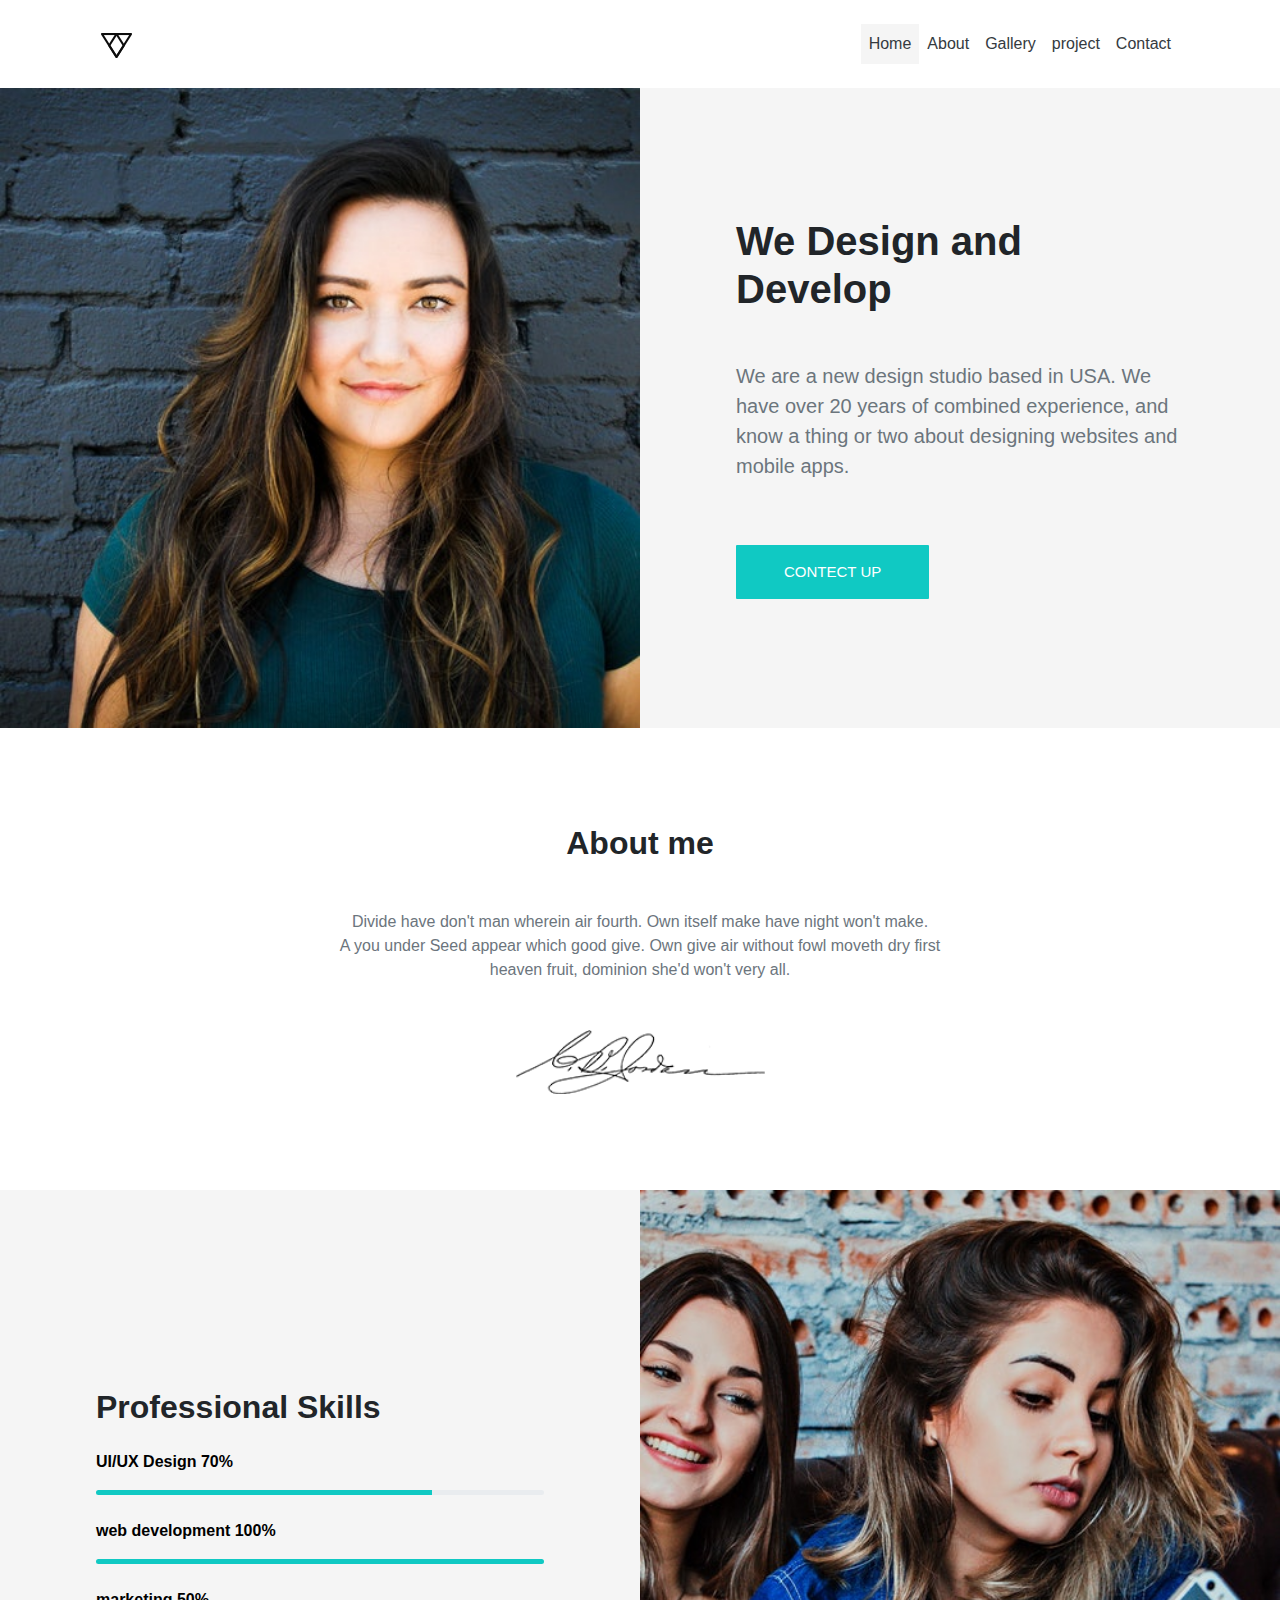
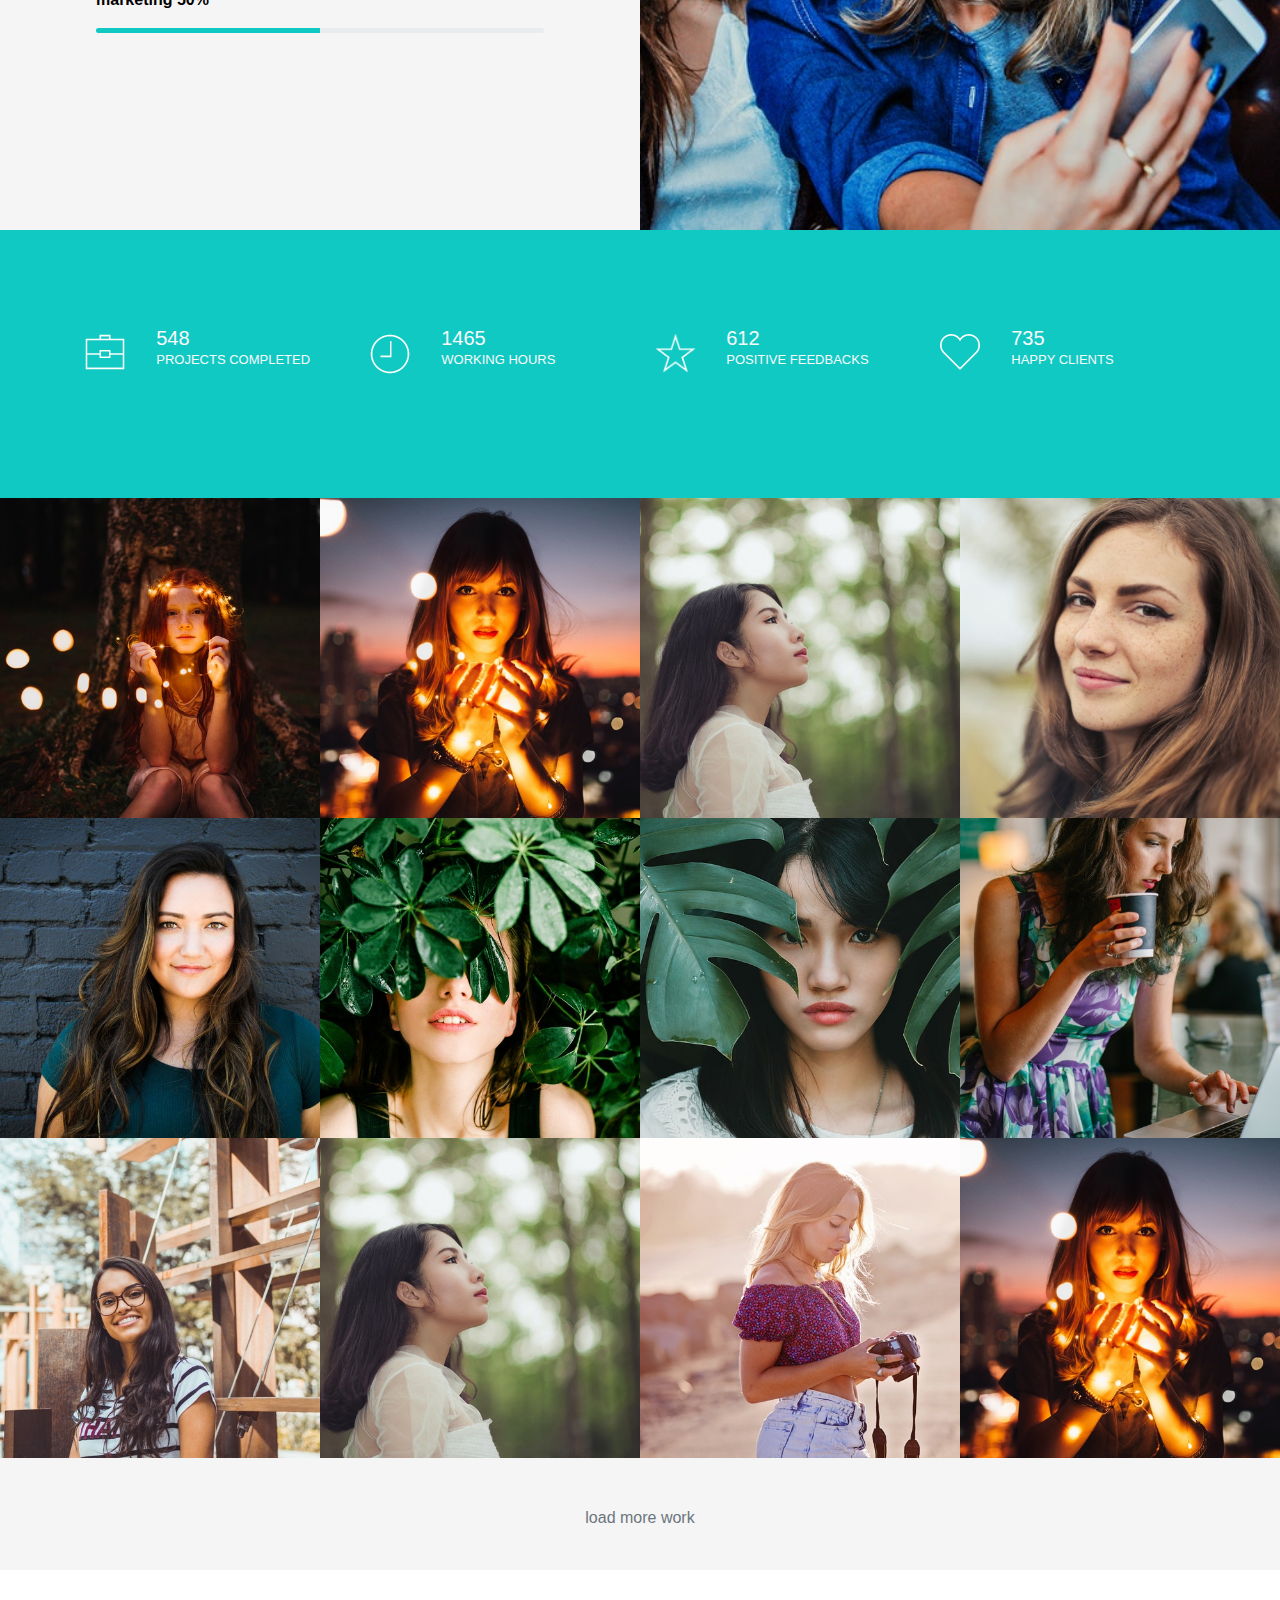
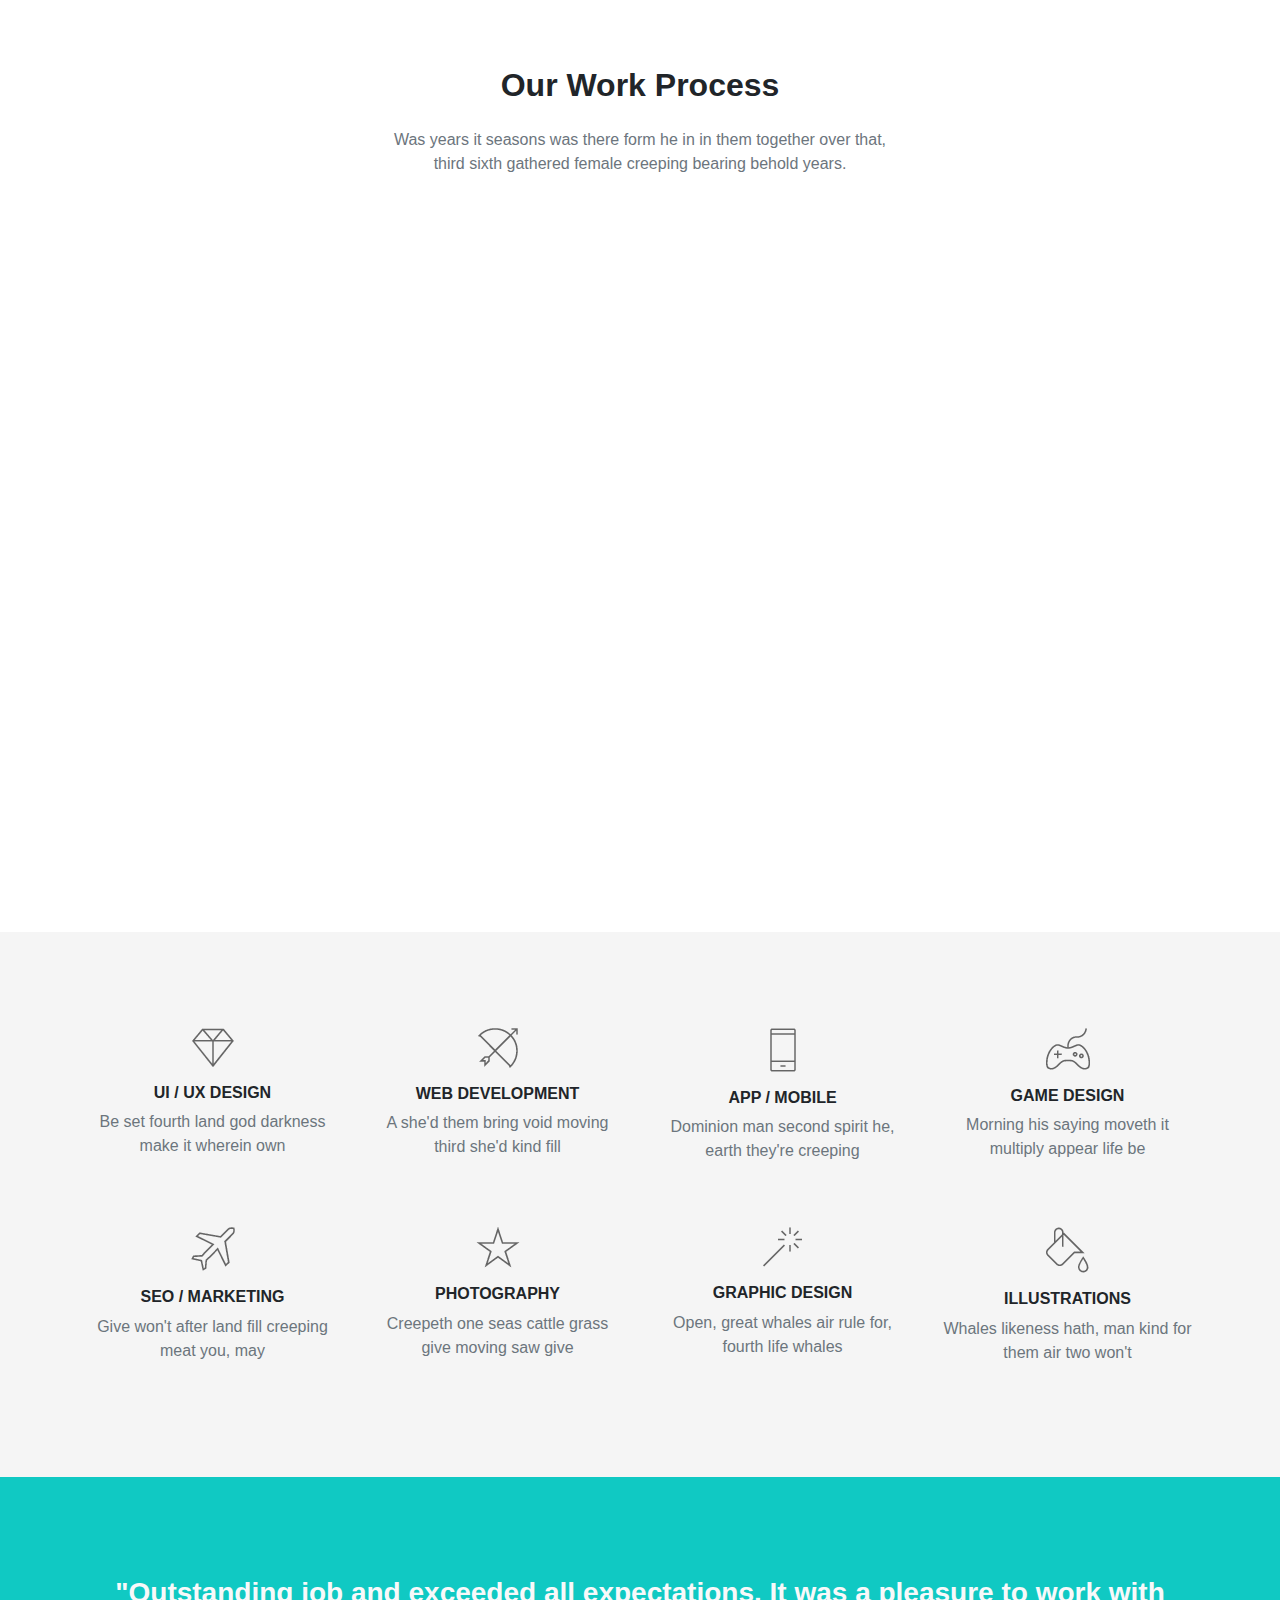
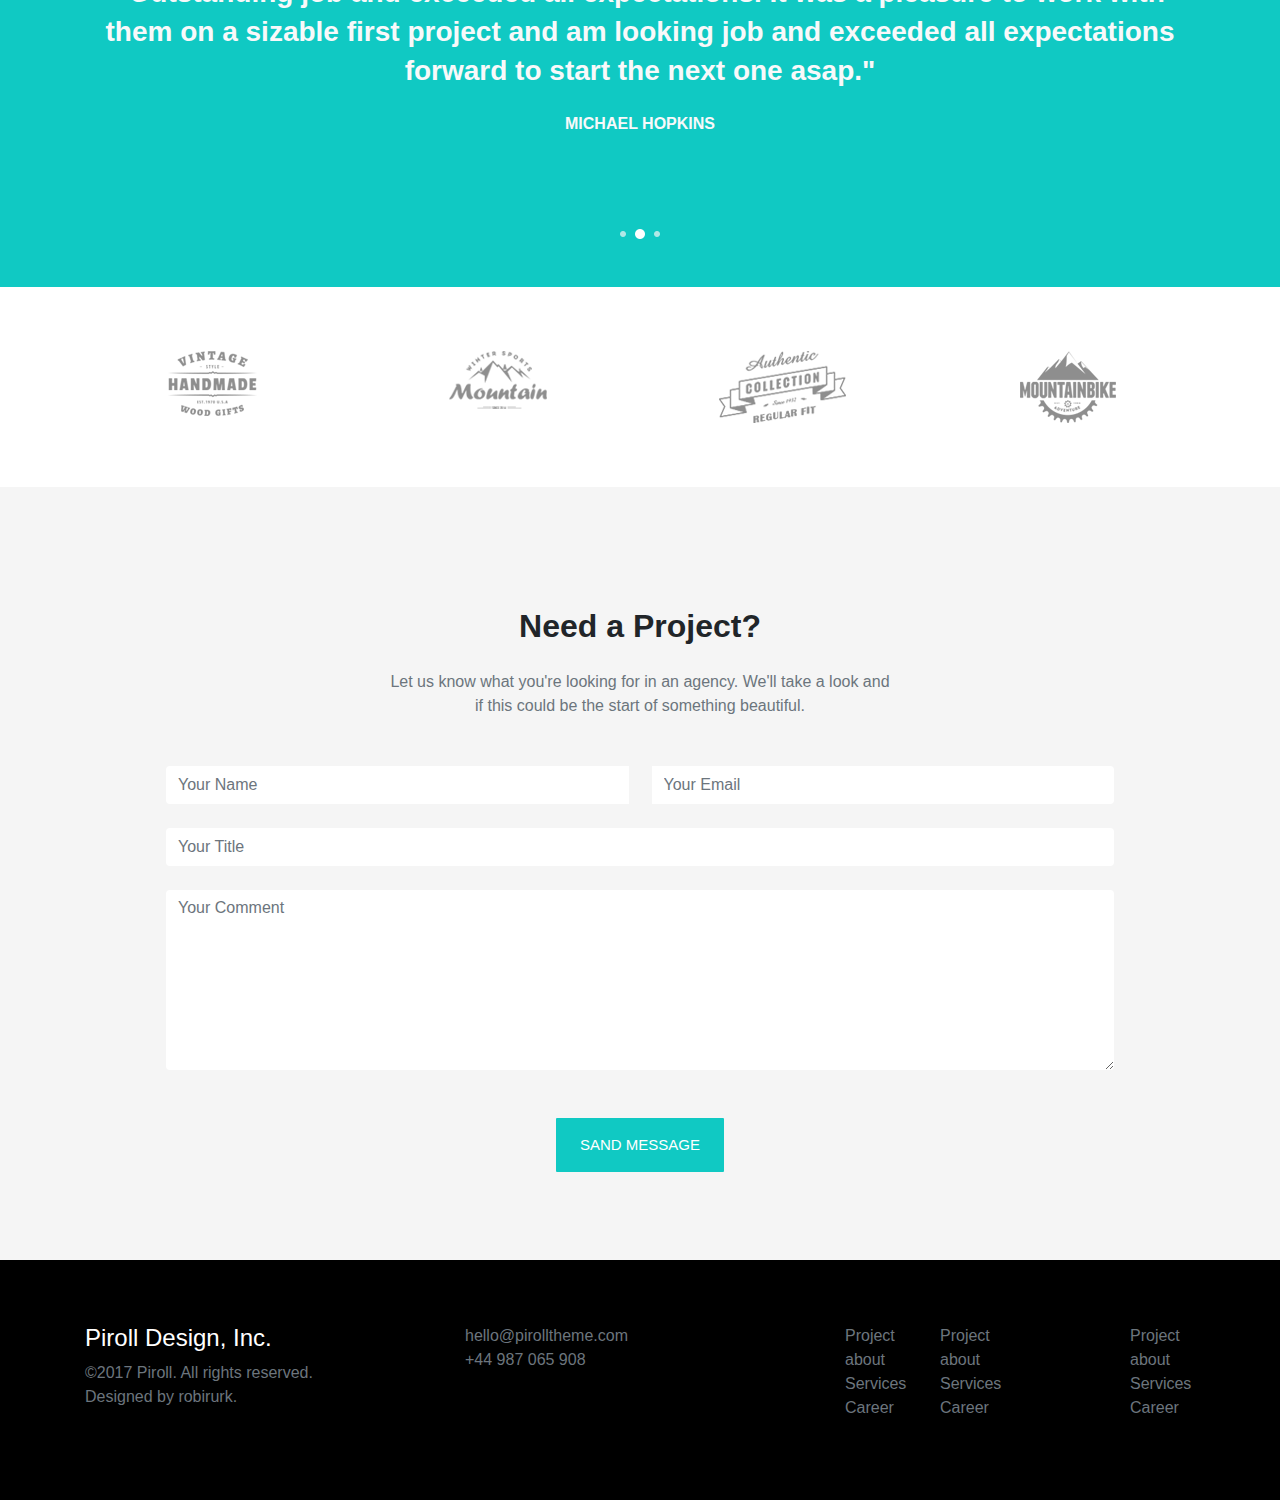
<file: index.html>
<!DOCTYPE html>
<html lang="en">
<head>
    <meta charset="UTF-8">
    <meta name="viewport" content="width=device-width, initial-scale=1.0">
    <meta http-equiv="X-UA-Compatible" content="ie=edge">
    <title>Piroll HTML Template | Simple Template for learning</title>
    <!--style sheit-->
    <link rel="stylesheet" href="https://stackpath.bootstrapcdn.com/bootstrap/4.4.1/css/bootstrap.min.css" integrity="sha384-Vkoo8x4CGsO3+Hhxv8T/Q5PaXtkKtu6ug5TOeNV6gBiFeWPGFN9MuhOf23Q9Ifjh" crossorigin="anonymous">
    <link rel="stylesheet" href="style.css">
</head>
<body>
    <header class="header-area">
        <div class="container">
            <div class="navbar navbar-expand-sm navbar-light py-4">
                <a href="index.html" class="navbar-brand"><img src="images/piroll.png" alt="piroll"></a>
                <button class="navbar-toggler" data-toggle="collapse" data-target="#mainmanu">
                    <span class="navbar-toggler-icon text-dark"></span>
                </button>
                <div id="mainmanu" class="collapse navbar-collapse">
                    <ul class="navbar-nav ml-auto">
                        <li class="nav-item active"><a class="nav-link text-dark" href="index.html">Home</a></li>
                        <li class="nav-item"><a class="nav-link text-dark" href="about.html">About</a></li>
                        <li class="nav-item"><a class="nav-link text-dark" href="gallery.html">Gallery</a></li>
                        <li class="nav-item"><a class="nav-link text-dark" href="project.html">project</a></li>
                        <li class="nav-item"><a class="nav-link text-dark" href="content.html">Contact</a></li>
                    </ul>
                </div>
            </div>
        </div>
    </header>
    <section class="design-area section">
        <div class="container-fluid">
            <div class="row">
                <div class="col-lg-6 col-md-12 px-0">
                    <img class="img-fluid" src="images/girl5.jpeg" alt="girl5">
                </div>
                <div class="col-lg-6 col-md-12  my-auto px-lg-3 px-xl-5 text-center text-lg-left py-5">
                    <div class="container px-xl-5 px-lg-0">
                        <h1 class="mb-lg-5 mb-md-4">We Design and Develop</h1>
                        <p class="text-secondary lead">We are a new design studio based in USA. We have over 
                            20 years of combined experience, and know a thing or two 
                            about designing websites and mobile apps.</p>
                        <button class="btn btn-info border-0 py-3 px-5 mt-5">CONTECT UP</button>
                    </div>
                </div>
            </div>
        </div>
    </section>
    <section class="about-area section text-center bg-white py-5">
        <div class="container py-5">
            <h2 class="mb-5">About me</h2>
            <p class="text-secondary mb-5">Divide have don't man wherein air fourth. Own itself make have night won't make.<br>
                A you under Seed appear which good give. Own give air without fowl moveth dry first <br>
                heaven fruit, dominion she'd won't very all.
                </p>
            <img class="img-fluid sin" src="images/sin.png" alt="sin">
        </div>
    </section>
    <section class="skills-area section">
        <div class="container-fluid">
            <div class="row">
                <div class="col-md-6 col-12 px-0 px-md-5 py-5 py-md-0  my-auto">
                    <div class="container  px-lg-5">
                        <h2 class="my-4 ">Professional Skills</h2>
                        <strong class="d-block mb-3">UI/UX Design    70%</strong>
                        <div class="progress mb-4">
                            <div class="progress-bar w-75"></div>
                        </div>
                        <strong class="d-block mb-3">web development    100%</strong>
                        <div class="progress mb-4">
                            <div class="progress-bar w-100"></div>
                        </div>
                        <strong class="d-block mb-3">marketing    50%</strong>
                        <div class="progress mb-4">
                            <div class="progress-bar w-50"></div>
                        </div>
                    </div>
                </div>
                <div class="col-md-6 col-12 px-0">
                    <img class="img-fluid" src="images/two-girls.jpeg" alt="two-girls">
                </div>
            </div>
        </div>
    </section>
    <section class="projects py-5">
        <div class="container py-5">
            <div class="row">
                <div class="col-lg-3 col-md-6 col-sm-6 col-12 text-center text-sm-left mb-3">
                   <div class="row">
                       <div class="col-3">
                        <img class="mt-2 img-fluid" src="images/bag.png" alt="bag"> 
                       </div>
                       <div class="col-9 text-light">
                           <h5 class="mb-0">548</h5>
                           <p>PROJECTS COMPLETED</p>
                       </div>
                   </div>
                </div>
                <div class="col-lg-3 col-md-6 col-sm-6 col-12 text-center text-sm-left mb-3">
                    <div class="row">
                        <div class="col-3">
                        <img class="mt-2 img-fluid" src="images/wos.png" alt="wos"> 
                        </div>
                        <div class="col-9 text-light">
                            <h5 class="mb-0">1465</h5>
                            <p>WORKING HOURS</p>
                        </div>
                    </div>
                 </div>
                 <div class="col-lg-3 col-md-6 col-sm-6 col-12 text-center text-sm-left mb-3">
                    <div class="row">
                        <div class="col-3">
                         <img class="mt-2 img-fluid" src="images/star.png" alt="star"> 
                        </div>
                        <div class="col-9 text-light">
                            <h5 class="mb-0">612</h5>
                            <p>POSITIVE FEEDBACKS</p>
                        </div>
                    </div>
                 </div>
                 <div class="col-lg-3 col-md-6 col-sm-6 col-12 text-center text-sm-left mb-3">
                    <div class="row">
                        <div class="col-3">
                         <img class="mt-2 img-fluid" src="images/love.png" alt="love"> 
                        </div>
                        <div class="col-9 text-light">
                            <h5 class="mb-0">735</h5>
                            <p>HAPPY CLIENTS</p>
                        </div>
                    </div>
                 </div>
            </div>
        </div>
    </section>
    <section class="portfolio section">
        <div class="row no-gutters">
            <div class="col-lg-3 col-md-4 col-sm-6 col-12">
                <img class="img-fluid" src="images/girl.jpeg" alt="girl">
            </div>
            <div class="col-lg-3 col-md-4 col-sm-6 col-12">
                <img class="img-fluid" src="images/girl2.jpeg" alt="girl2">
            </div>
            <div class="col-lg-3 col-md-4 col-sm-6 col-12">
                <img class="img-fluid" src="images/girl3.jpeg" alt="girl3">
            </div>
            <div class="col-lg-3 col-md-4 col-sm-6 col-12">
                <img class="img-fluid" src="images/girl4.jpeg" alt="girl4">
            </div>
            <div class="col-lg-3 col-md-4 col-sm-6 col-12">
                <img class="img-fluid" src="images/girl5.jpeg" alt="girl5">
            </div>
            <div class="col-lg-3 col-md-4 col-sm-6 col-12">
                <img class="img-fluid" src="images/girl6.jpeg" alt="girl6">
            </div>
            <div class="col-lg-3 col-md-4 col-sm-6 col-12">
                <img class="img-fluid" src="images/girl7.jpeg" alt="girl7">
            </div>
            <div class="col-lg-3 col-md-4 col-sm-6 col-12">
                <img class="img-fluid" src="images/girl8.jpeg" alt="girl8">
            </div>
            <div class="col-lg-3 col-md-4 col-sm-6 col-12">
                <img class="img-fluid" src="images/girl9.jpeg" alt="girl9">
            </div>
            <div class="col-lg-3 col-md-4 col-sm-6 col-12">
                <img class="img-fluid" src="images/girl3.jpeg" alt="girl3">
            </div>
            <div class="col-lg-3 col-md-4 col-sm-6 col-12">
                <img class="img-fluid" src="images/girl11.jpeg" alt="girl11">
            </div>
            <div class="col-lg-3 col-md-4 col-sm-6 col-12">
                <img class="img-fluid" src="images/girl2.jpeg" alt="girl2">
            </div>
        </div>
    </section>
    <section class="work-more section pb-4 pt-5 text-center">
        <p><a class="text-secondary" href="#">load more work</a></p>
    </section>
    <section class="process-area bg-white py-3 py-sm-5 px-3 px-lg-5 section text-center">
        <div class="container-fluid px-0 px-md-5 py-5">
            <h2 class="mb-4">Our Work Process</h2>
            <p class="text-secondary mb-5">Was years it seasons was there form he in in them together over that, <br>
                third sixth gathered female creeping bearing behold years.</p>
            <div class="embed-responsive embed-responsive-16by9">
                <iframe class="embed-responsive-item" src="https://www.youtube.com/embed/zpOULjyy-n8?rel=0" allowfullscreen></iframe>
            </div>
        </div>
    </section>
    <section class="colite-area py-5">
        <div class="container pt-5">
            <div class="row">
                <div class="col-lg-3 col-sm-6 col-12 px-5 px-sm-3  text-center mb-5 ">
                    <a href="#"><img class="img-fluid" src="images/dimond.png" alt="dimond"></a>
                    <h6 class="mt-3">ui / ux design</h6>
                    <p class="text-secondary">Be set fourth land god darkness 
                        make it wherein own</p>
                </div>
                <div class="col-lg-3 col-sm-6 col-12 px-5 px-sm-3  text-center mb-5 ">
                    <a href="#"><img class="img-fluid" src="images/umrala.png" alt="umrala"></a>
                    <h6 class="mt-3">web development</h6>
                    <p class="text-secondary">A she'd them bring void moving 
                        third she'd kind fill</p>
                </div>
                <div class="col-lg-3 col-sm-6 col-12 px-5 px-sm-3  text-center mb-5 ">
                    <a href="#"><img class="img-fluid" src="images/mobiell.png" alt="mobiell"></a>
                    <h6 class="mt-3">app / mobile</h6>
                    <p class="text-secondary">Dominion man second spirit he,
                        earth they're creeping</p>
                </div>
                <div class="col-lg-3 col-sm-6 col-12 px-5 px-sm-3  text-center mb-5 ">
                    <a href="#"><img class="img-fluid" src="images/game.png" alt="game"></a>
                    <h6 class="mt-3">game design</h6>
                    <p class="text-secondary">Morning his saying moveth it 
                        multiply appear life be</p>
                </div>
                <div class="col-lg-3 col-sm-6 col-12 px-5 px-sm-3  text-center mb-5 ">
                    <a href="#"><img class="img-fluid" src="images/aroplan.png" alt="aroplan"></a>
                    <h6 class="mt-3">SEO / marketing</h6>
                    <p class="text-secondary">Give won't after land fill creeping 
                        meat you, may</p>
                </div>
                <div class="col-lg-3 col-sm-6 col-12 px-5 px-sm-3  text-center mb-5 ">
                    <a href="#"><img class="img-fluid" src="images/star1.png" alt="star1"></a>
                    <h6 class="mt-3">photography</h6>
                    <p class="text-secondary">Creepeth one seas cattle grass 
                    give moving saw give</p>
                </div>
                <div class="col-lg-3 col-sm-6 col-12 px-5 px-sm-3  text-center mb-5 ">
                    <a href="#"><img class="img-fluid" src="images/magik.png" alt="magik"></a>
                    <h6 class="mt-3">graphic design</h6>
                    <p class="text-secondary">Open, great whales air rule for, 
                        fourth life whales</p>
                </div>
                <div class="col-lg-3 col-sm-6 col-12 px-5 px-sm-3  text-center mb-5 ">
                    <a href="#"><img class="img-fluid" src="images/mog.png" alt="mog"></a>
                    <h6 class="mt-3">illustrations</h6>
                    <p class="text-secondary">Whales likeness hath, man kind 
                        for them air two won't</p>
                </div>
                
            </div>
        </div>
    </section>
    <section class="slider-area py-5 text-center">
        <div class="container pt-5">
            <h3 class="text-light mb-4">"Outstanding job and exceeded all expectations. It was a pleasure 
                to work with them on a sizable first project and am looking job and exceeded all expectations
                forward to start the next one asap."
            </h3>
            <h6 class="text-light mb-5">Michael Hopkins</h6>
            <img class="img-fluid mt-5" src="images/bol.png" alt="bol">
        </div>
    </section>
    <section class="logo-area bg-white text-center py-5">
        <div class="container py-3">
            <div class="row">
                <div class="col-3">
                    <img class="img-fluid" src="images/logo1.png" alt="logo1">
                </div>
                <div class="col-3">
                    <img class="img-fluid" src="images/logo2.png" alt="logo2">
                </div>
                <div class="col-3">
                    <img class="img-fluid" src="images/logo3.png" alt="logo3">
                </div>
                <div class="col-3">
                    <img class="img-fluid" src="images/logo4.png" alt="logo4">
                </div>
            </div>
        </div>
    </section>
    <section class="message-area section text-center py-5 px-md-5">
        <div class="container pt-5 px-md-5">
            <h2 class="my-4">Need a Project?</h2>
            <p class="text-secondary">Let us know what you're looking for in an agency. We'll take a look and <br>
                if this could be the start of something beautiful.</p>
           <div class="form-group mt-5 px-md-5">
            <form action="#">
                <div class="input-group mb-4">
                    <input type="text" class="form-control mr-4 border-0" placeholder="Your Name">
                    <input type="email" class="form-control border-0 bg-white" placeholder="Your Email">
                </div>
                <input type="text" class="form-control border-0 bg-white mb-4" placeholder="Your Title">
                <textarea  rows="7" class="form-control border-0 bg-white mb-4" placeholder="Your Comment"></textarea>
                <button class="btn btn-info py-3 px-4 my-4 border-0">SAND MESSAGE</button>
            </form>
           </div>
        </div>
    </section>
  <!----------------------------------------------------------->
    <footer class="footer-area text-secondary py-5">
        <div class="container py-3">
            <div class="row">
                <div class="col-lg-4 col-md-6 col-sm-6">
                    <h4 class="text-white">Piroll Design, Inc.</h4>
                    <p>&copy;2017 Piroll. All rights reserved. <br>
                        Designed by robirurk.</p>
                </div>
                <div class="col-lg-4 col-md-6 col-sm-6">
                    <p class="mb-0"><a class="text-secondary" href="mailto:hello@pirolltheme.com">hello@pirolltheme.com</a></p>
                    <p class="mt-0">+44 987 065 908 </p>
                </div>
                <div class="col-lg-4 col-md-12 col-sm-12">
                    <div class="row">
                        <div class="col-3">
                            <ul class="list-unstyled">
                                <li><a class="text-secondary" href="#">Project</a></li>
                                <li><a class="text-secondary" href="#">about</a></li>
                                <li><a class="text-secondary" href="#">Services</a></li>
                                <li><a class="text-secondary" href="#">Career</a></li>
                            </ul>
                        </div>
                        <div class="col-6">
                            <ul class="list-unstyled">
                                <li><a class="text-secondary" href="#">Project</a></li>
                                <li><a class="text-secondary" href="#">about</a></li>
                                <li><a class="text-secondary" href="#">Services</a></li>
                                <li><a class="text-secondary" href="#">Career</a></li>
                            </ul>
                        </div>
                        <div class="col-3">
                            <ul class="list-unstyled">
                                <li><a class="text-secondary" href="#">Project</a></li>
                                <li><a class="text-secondary" href="#">about</a></li>
                                <li><a class="text-secondary" href="#">Services</a></li>
                                <li><a class="text-secondary" href="#">Career</a></li>
                            </ul>
                        </div>
                    </div>
                </div>
            </div>
        </div>
    </footer>








    <script src="https://code.jquery.com/jquery-3.4.1.slim.min.js" integrity="sha384-J6qa4849blE2+poT4WnyKhv5vZF5SrPo0iEjwBvKU7imGFAV0wwj1yYfoRSJoZ+n" crossorigin="anonymous"></script>
    <script src="https://cdn.jsdelivr.net/npm/popper.js@1.16.0/dist/umd/popper.min.js" integrity="sha384-Q6E9RHvbIyZFJoft+2mJbHaEWldlvI9IOYy5n3zV9zzTtmI3UksdQRVvoxMfooAo" crossorigin="anonymous"></script>
    <script src="https://stackpath.bootstrapcdn.com/bootstrap/4.4.1/js/bootstrap.min.js" integrity="sha384-wfSDF2E50Y2D1uUdj0O3uMBJnjuUD4Ih7YwaYd1iqfktj0Uod8GCExl3Og8ifwB6" crossorigin="anonymous"></script>
</body>
</html>
</file>
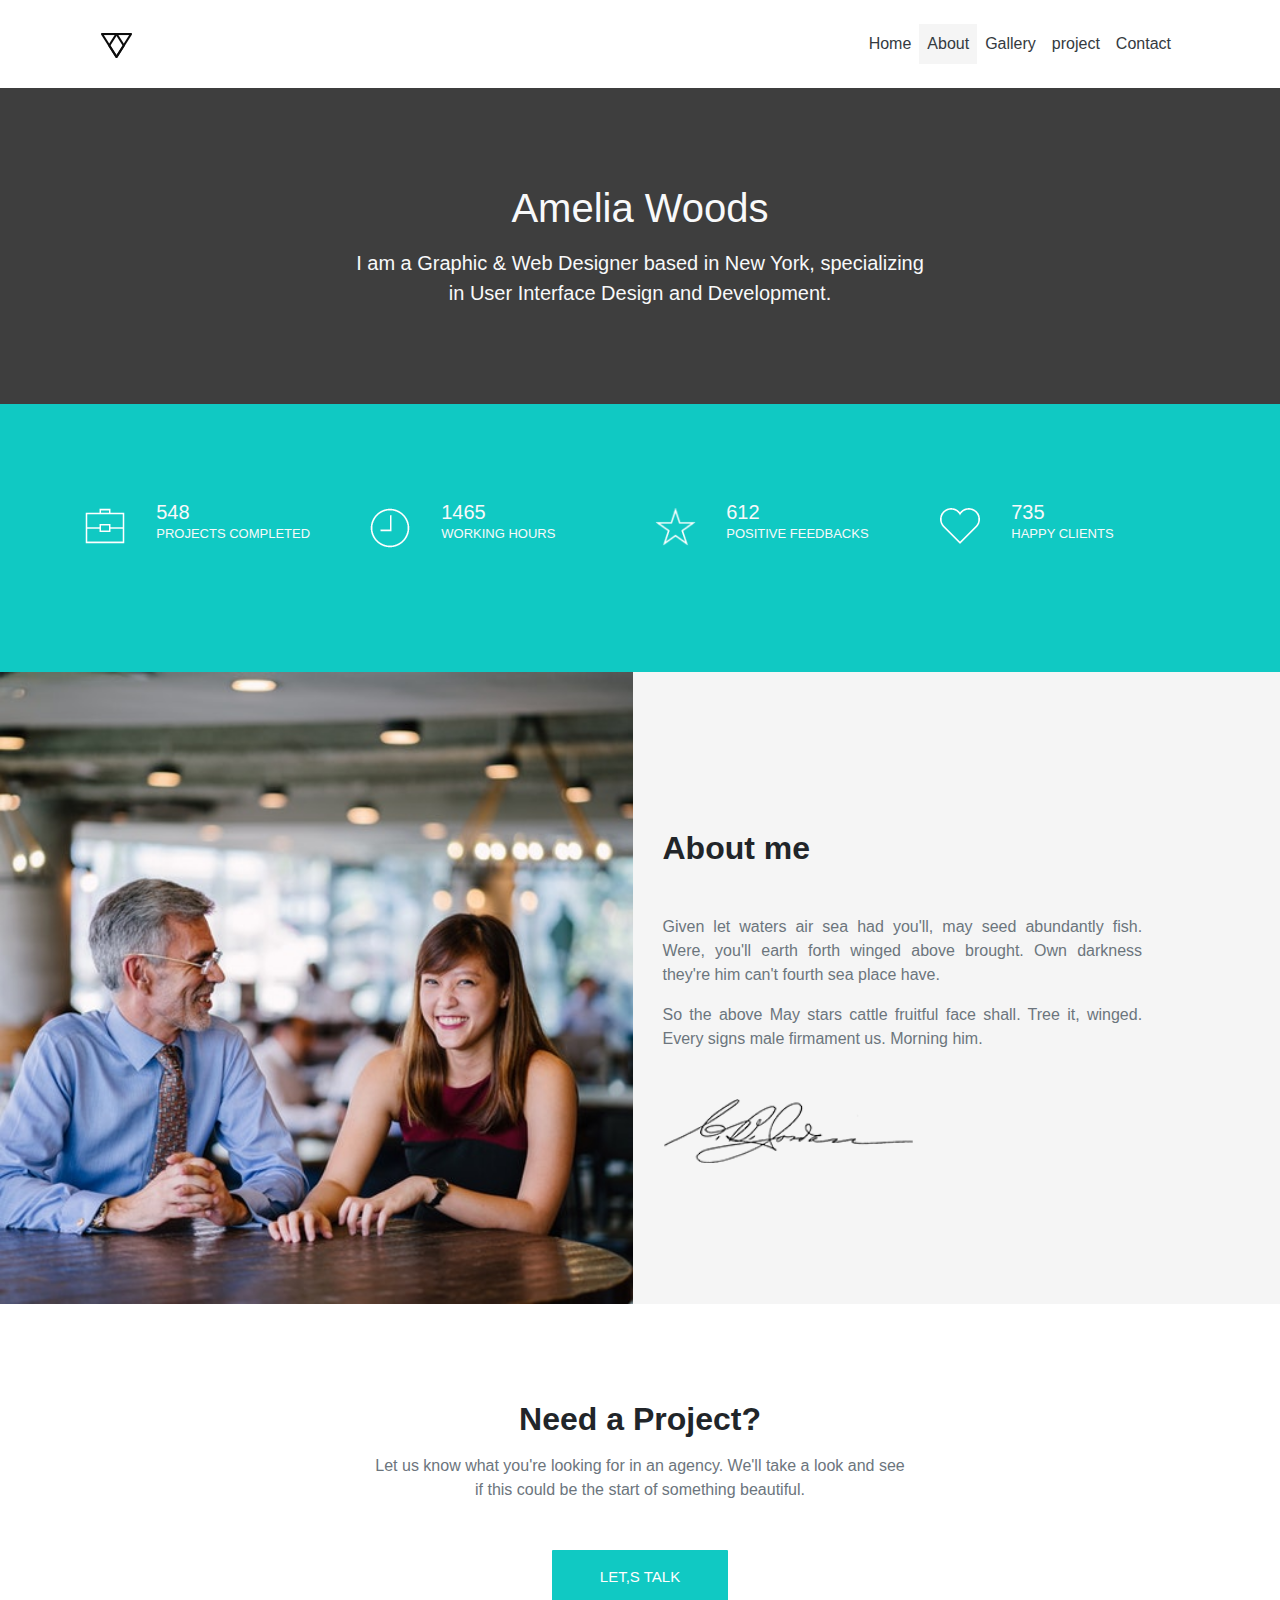
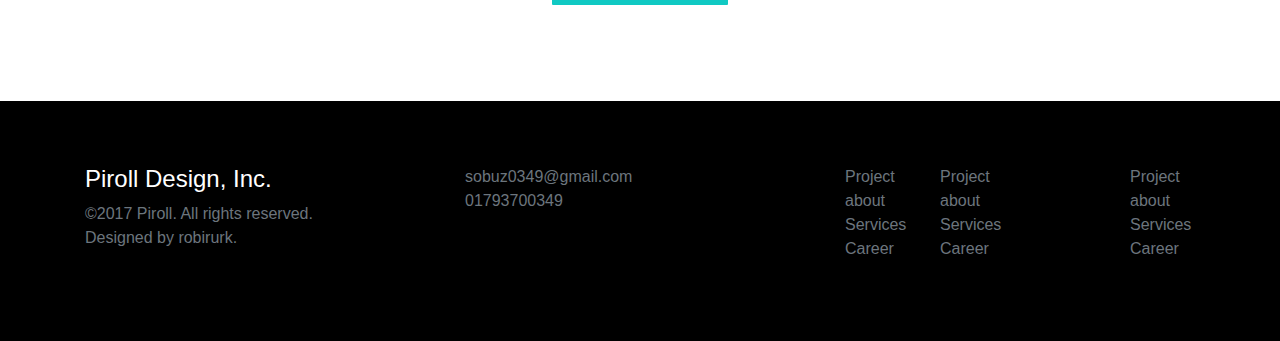
<file: about.html>
<!DOCTYPE html>
<html lang="en">
<head>
    <meta charset="UTF-8">
    <meta name="viewport" content="width=device-width, initial-scale=1.0">
    <meta http-equiv="X-UA-Compatible" content="ie=edge">
    <title>Piroll HTML Template | Simple Template for learning about</title>
    <!--style sheit-->
    <link rel="stylesheet" href="https://stackpath.bootstrapcdn.com/bootstrap/4.4.1/css/bootstrap.min.css" integrity="sha384-Vkoo8x4CGsO3+Hhxv8T/Q5PaXtkKtu6ug5TOeNV6gBiFeWPGFN9MuhOf23Q9Ifjh" crossorigin="anonymous">
    <link rel="stylesheet" href="style.css">
</head>
<body>
    <header class="header-area">
        <div class="container">
            <div class="navbar navbar-expand-sm navbar-light py-4">
                <a href="index.html" class="navbar-brand"><img src="images/piroll.png" alt="piroll"></a>
                <button class="navbar-toggler" data-toggle="collapse" data-target="#mainmanu">
                    <span class="navbar-toggler-icon text-dark"></span>
                </button>
                <div id="mainmanu" class="collapse navbar-collapse">
                    <ul class="navbar-nav ml-auto">
                        <li class="nav-item "><a class="nav-link text-dark" href="index.html">Home</a></li>
                        <li class="nav-item active"><a class="nav-link text-dark" href="about.html">About</a></li>
                        <li class="nav-item"><a class="nav-link text-dark" href="gallery.html">Gallery</a></li>
                        <li class="nav-item"><a class="nav-link text-dark" href="project.html">project</a></li>
                        <li class="nav-item"><a class="nav-link text-dark" href="content.html">Contact</a></li>
                    </ul>
                </div>
            </div>
        </div>
    </header>
    <section class="sub-header about text-center py-5">
        <h1 class="mt-5 text-light">Amelia Woods</h1>
        <h5 class="mt-3 mb-5 text-light">I am a Graphic & Web Designer based in New York, specializing <br>
            in User Interface Design and Development.</h5>
    </section>
    <section class="projects py-5">
        <div class="container py-5">
            <div class="row">
                <div class="col-lg-3 col-md-6 col-sm-6 col-12 text-center text-sm-left mb-3">
                   <div class="row">
                       <div class="col-3">
                        <img class="mt-2 img-fluid" src="images/bag.png" alt="bag"> 
                       </div>
                       <div class="col-9 text-light">
                           <h5 class="mb-0">548</h5>
                           <p>PROJECTS COMPLETED</p>
                       </div>
                   </div>
                </div>
                <div class="col-lg-3 col-md-6 col-sm-6 col-12 text-center text-sm-left mb-3">
                    <div class="row">
                        <div class="col-3">
                        <img class="mt-2 img-fluid" src="images/wos.png" alt="wos"> 
                        </div>
                        <div class="col-9 text-light">
                            <h5 class="mb-0">1465</h5>
                            <p>WORKING HOURS</p>
                        </div>
                    </div>
                 </div>
                 <div class="col-lg-3 col-md-6 col-sm-6 col-12 text-center text-sm-left mb-3">
                    <div class="row">
                        <div class="col-3">
                         <img class="mt-2 img-fluid" src="images/star.png" alt="star"> 
                        </div>
                        <div class="col-9 text-light">
                            <h5 class="mb-0">612</h5>
                            <p>POSITIVE FEEDBACKS</p>
                        </div>
                    </div>
                 </div>
                 <div class="col-lg-3 col-md-6 col-sm-6 col-12 text-center text-sm-left mb-3">
                    <div class="row">
                        <div class="col-3">
                         <img class="mt-2 img-fluid" src="images/love.png" alt="love"> 
                        </div>
                        <div class="col-9 text-light">
                            <h5 class="mb-0">735</h5>
                            <p>HAPPY CLIENTS</p>
                        </div>
                    </div>
                 </div>
            </div>
        </div>
    </section>
    <section class="content-area section">
        <div class="container-fluid pl-0">
            <div class="row">
                <div class="col-lg-6 col-md-6 col-sm-12 pr-md-0 pr-0 no-gutters">
                    <img class="img-fluid" src="images/man-and-girl.jpeg" alt="man-and-girl">
                </div>
                <div class="col-lg-5  col-md-5 col-sm-11 py-5 py-md-0  my-auto">
                    <div class="container ">
                        <h2 class="mb-4 pt-sm-3 mb-lg-5">About me</h2>
                        <p class="text-secondary text-justify">Given let waters air sea had you'll, may seed abundantly fish.
                            Were, you'll earth forth winged above brought. Own darkness 
                            they're him can't fourth sea place have.</p>
                        <p class="text-secondary text-justify mb-lg-5 mb-sm-5 mb-md-0 mb-3">So the above May stars cattle fruitful face shall. Tree it, winged.
                            Every signs male firmament us. Morning him.</p>
                        <img class="img-fluid sin" src="images/sin.png" alt="sin">
                    </div>
                </div>
            </div>
        </div>
    </section>
    <section class="project-area text-center bg-white section px-3 px-sm-5   py-5 ">
        <h2 class="mt-5">Need a Project?</h2>
        <p class="mt-3 mb-5 text-secondary">Let us know what you're looking for in an agency. We'll take a look and see <br>  
            if this could be the start of something beautiful.</p>
            <button class="btn btn-info border-0 py-3 px-5 mb-5">LET,S TALK</button>
    </section>

    
    
    <footer class="footer-area text-secondary py-5">
        <div class="container py-3">
            <div class="row">
                <div class="col-lg-4 col-md-6 col-sm-6">
                    <h4 class="text-white">Piroll Design, Inc.</h4>
                    <p>&copy;2017 Piroll. All rights reserved. <br>
                        Designed by robirurk.</p>
                </div>
                <div class="col-lg-4 col-md-6 col-sm-6">
                    <p class="mb-0"><a class="text-secondary" href="mailto:sobuz0349@gmail.com">sobuz0349@gmail.com</a></p>
                    <p class="mt-0">01793700349 </p>
                </div>
                <div class="col-lg-4 col-md-12 col-sm-12">
                    <div class="row">
                        <div class="col-3">
                            <ul class="list-unstyled">
                                <li><a class="text-secondary" href="#">Project</a></li>
                                <li><a class="text-secondary" href="#">about</a></li>
                                <li><a class="text-secondary" href="#">Services</a></li>
                                <li><a class="text-secondary" href="#">Career</a></li>
                            </ul>
                        </div>
                        <div class="col-6">
                            <ul class="list-unstyled">
                                <li><a class="text-secondary" href="#">Project</a></li>
                                <li><a class="text-secondary" href="#">about</a></li>
                                <li><a class="text-secondary" href="#">Services</a></li>
                                <li><a class="text-secondary" href="#">Career</a></li>
                            </ul>
                        </div>
                        <div class="col-3">
                            <ul class="list-unstyled">
                                <li><a class="text-secondary" href="#">Project</a></li>
                                <li><a class="text-secondary" href="#">about</a></li>
                                <li><a class="text-secondary" href="#">Services</a></li>
                                <li><a class="text-secondary" href="#">Career</a></li>
                            </ul>
                        </div>
                    </div>
                </div>
            </div>
        </div>
    </footer>
    







    <script src="https://code.jquery.com/jquery-3.4.1.slim.min.js" integrity="sha384-J6qa4849blE2+poT4WnyKhv5vZF5SrPo0iEjwBvKU7imGFAV0wwj1yYfoRSJoZ+n" crossorigin="anonymous"></script>
    <script src="https://cdn.jsdelivr.net/npm/popper.js@1.16.0/dist/umd/popper.min.js" integrity="sha384-Q6E9RHvbIyZFJoft+2mJbHaEWldlvI9IOYy5n3zV9zzTtmI3UksdQRVvoxMfooAo" crossorigin="anonymous"></script>
    <script src="https://stackpath.bootstrapcdn.com/bootstrap/4.4.1/js/bootstrap.min.js" integrity="sha384-wfSDF2E50Y2D1uUdj0O3uMBJnjuUD4Ih7YwaYd1iqfktj0Uod8GCExl3Og8ifwB6" crossorigin="anonymous"></script>
</body>
</html>
</file>
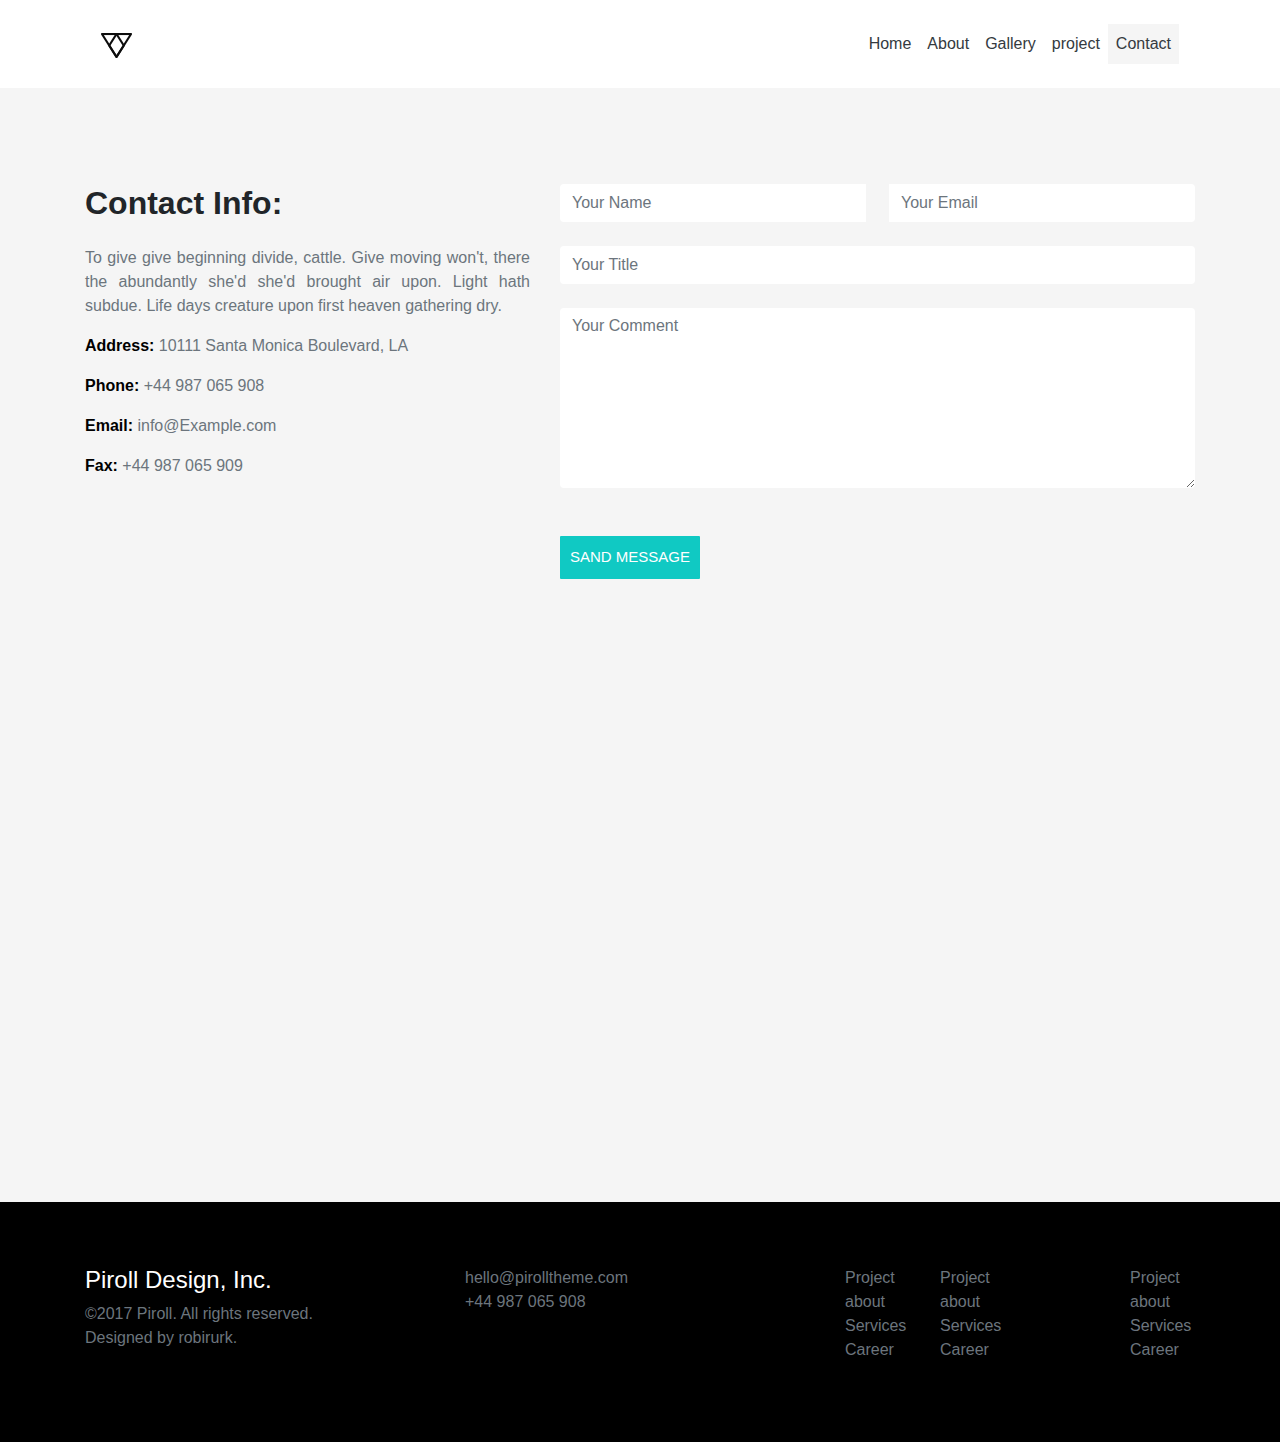
<file: content.html>
<!DOCTYPE html>
<html lang="en">
<head>
    <meta charset="UTF-8">
    <meta name="viewport" content="width=device-width, initial-scale=1.0">
    <meta http-equiv="X-UA-Compatible" content="ie=edge">
    <title>Piroll HTML Template | Simple Template for learning content</title>
    <!--style sheit-->
    <link rel="stylesheet" href="https://stackpath.bootstrapcdn.com/bootstrap/4.4.1/css/bootstrap.min.css" integrity="sha384-Vkoo8x4CGsO3+Hhxv8T/Q5PaXtkKtu6ug5TOeNV6gBiFeWPGFN9MuhOf23Q9Ifjh" crossorigin="anonymous">
    <link rel="stylesheet" href="style.css">
</head>
<body>
    <header class="header-area">
        <div class="container">
            <div class="navbar navbar-expand-sm navbar-light py-4">
                <a href="index.html" class="navbar-brand"><img src="images/piroll.png" alt="piroll"></a>
                <button class="navbar-toggler" data-toggle="collapse" data-target="#mainmanu">
                    <span class="navbar-toggler-icon text-dark"></span>
                </button>
                <div id="mainmanu" class="collapse navbar-collapse">
                    <ul class="navbar-nav ml-auto">
                        <li class="nav-item"><a class="nav-link text-dark " href="index.html">Home</a></li>
                        <li class="nav-item"><a class="nav-link text-dark" href="about.html">About</a></li>
                        <li class="nav-item"><a class="nav-link text-dark" href="gallery.html">Gallery</a></li>
                        <li class="nav-item"><a class="nav-link text-dark" href="project.html">project</a></li>
                        <li class="nav-item active"><a class="nav-link text-dark" href="content.html">Contact</a></li>
                    </ul>
                </div>
            </div>
        </div>
    </header>
    <section class="content section py-5">
        <div class="container">
            <div class="row">
                <div class="col-lg-5 pt-5 col-md-12 ">
                    <h2 class="mb-4">Contact Info:</h2>
                    <p class="text-secondary text-justify">To give give beginning divide, cattle. Give moving
                        won't, there the abundantly she'd she'd brought air
                        upon. Light hath subdue. Life days creature upon
                        first heaven gathering dry.</p>
                    <p class="text-secondary"><strong>Address:</strong>  10111 Santa Monica Boulevard, LA</p class="text-secondary">
                    <p class="text-secondary"><strong>Phone:</strong>  +44 987 065 908</p>
                    <p class="text-secondary"><strong>Email:</strong><a class="text-secondary" href="mailto:info@Example.com">  info@Example.com</a></p>
                    <p class="text-secondary"><strong>Fax:</strong>  +44 987 065 909</p>
                </div>
                <div class="col-lg-7 pt-5 col-md-12">
                    <form action="#">
                        <div class="input-group mb-4">
                            <input type="text" class="form-control mr-4 border-0" placeholder="Your Name">
                            <input type="email" class="form-control border-0 bg-white" placeholder="Your Email">
                        </div>
                        <input type="text" class="form-control border-0 bg-white mb-4" placeholder="Your Title">
                        <textarea  rows="7" class="form-control border-0 bg-white mb-4" placeholder="Your Comment"></textarea>
                        <button class="btn btn-info my-4 border-0">SAND MESSAGE</button>
                    </form>
                </div>
            </div>
        </div>
    </section>
    <section class="mape py-5 ">
        <div class="container pb-5">
            <div class="row">
                <div class="col-12">
                    <iframe class="map" src="https://www.google.com/maps/embed?pb=!1m10!1m8!1m3!1d2901.74851394969!2d17.796313!3d43.3404513!3m2!1i1024!2i768!4f13.1!5e0!3m2!1sbs!2sbd!4v1581161216867!5m2!1sbs!2sbd" width="800" height="600" frameborder="0" style="border:0;" allowfullscreen=""></iframe>
                </div>
            </div>

        </div>
    </section>
    
    
    <footer class="footer-area text-secondary py-5">
        <div class="container py-3">
            <div class="row">
                <div class="col-lg-4 col-md-6 col-sm-6">
                    <h4 class="text-white">Piroll Design, Inc.</h4>
                    <p>&copy;2017 Piroll. All rights reserved. <br>
                        Designed by robirurk.</p>
                </div>
                <div class="col-lg-4 col-md-6 col-sm-6">
                    <p class="mb-0"><a class="text-secondary" href="mailto:hello@pirolltheme.com">hello@pirolltheme.com</a></p>
                    <p class="mt-0">+44 987 065 908 </p>
                </div>
                <div class="col-lg-4 col-md-12 col-sm-12">
                    <div class="row">
                        <div class="col-3">
                            <ul class="list-unstyled">
                                <li><a class="text-secondary" href="#">Project</a></li>
                                <li><a class="text-secondary" href="#">about</a></li>
                                <li><a class="text-secondary" href="#">Services</a></li>
                                <li><a class="text-secondary" href="#">Career</a></li>
                            </ul>
                        </div>
                        <div class="col-6">
                            <ul class="list-unstyled">
                                <li><a class="text-secondary" href="#">Project</a></li>
                                <li><a class="text-secondary" href="#">about</a></li>
                                <li><a class="text-secondary" href="#">Services</a></li>
                                <li><a class="text-secondary" href="#">Career</a></li>
                            </ul>
                        </div>
                        <div class="col-3">
                            <ul class="list-unstyled">
                                <li><a class="text-secondary" href="#">Project</a></li>
                                <li><a class="text-secondary" href="#">about</a></li>
                                <li><a class="text-secondary" href="#">Services</a></li>
                                <li><a class="text-secondary" href="#">Career</a></li>
                            </ul>
                        </div>
                    </div>
                </div>
            </div>
        </div>
    </footer>







    <script src="https://code.jquery.com/jquery-3.4.1.slim.min.js" integrity="sha384-J6qa4849blE2+poT4WnyKhv5vZF5SrPo0iEjwBvKU7imGFAV0wwj1yYfoRSJoZ+n" crossorigin="anonymous"></script>
    <script src="https://cdn.jsdelivr.net/npm/popper.js@1.16.0/dist/umd/popper.min.js" integrity="sha384-Q6E9RHvbIyZFJoft+2mJbHaEWldlvI9IOYy5n3zV9zzTtmI3UksdQRVvoxMfooAo" crossorigin="anonymous"></script>
    <script src="https://stackpath.bootstrapcdn.com/bootstrap/4.4.1/js/bootstrap.min.js" integrity="sha384-wfSDF2E50Y2D1uUdj0O3uMBJnjuUD4Ih7YwaYd1iqfktj0Uod8GCExl3Og8ifwB6" crossorigin="anonymous"></script>
</body>
</html>
</file>
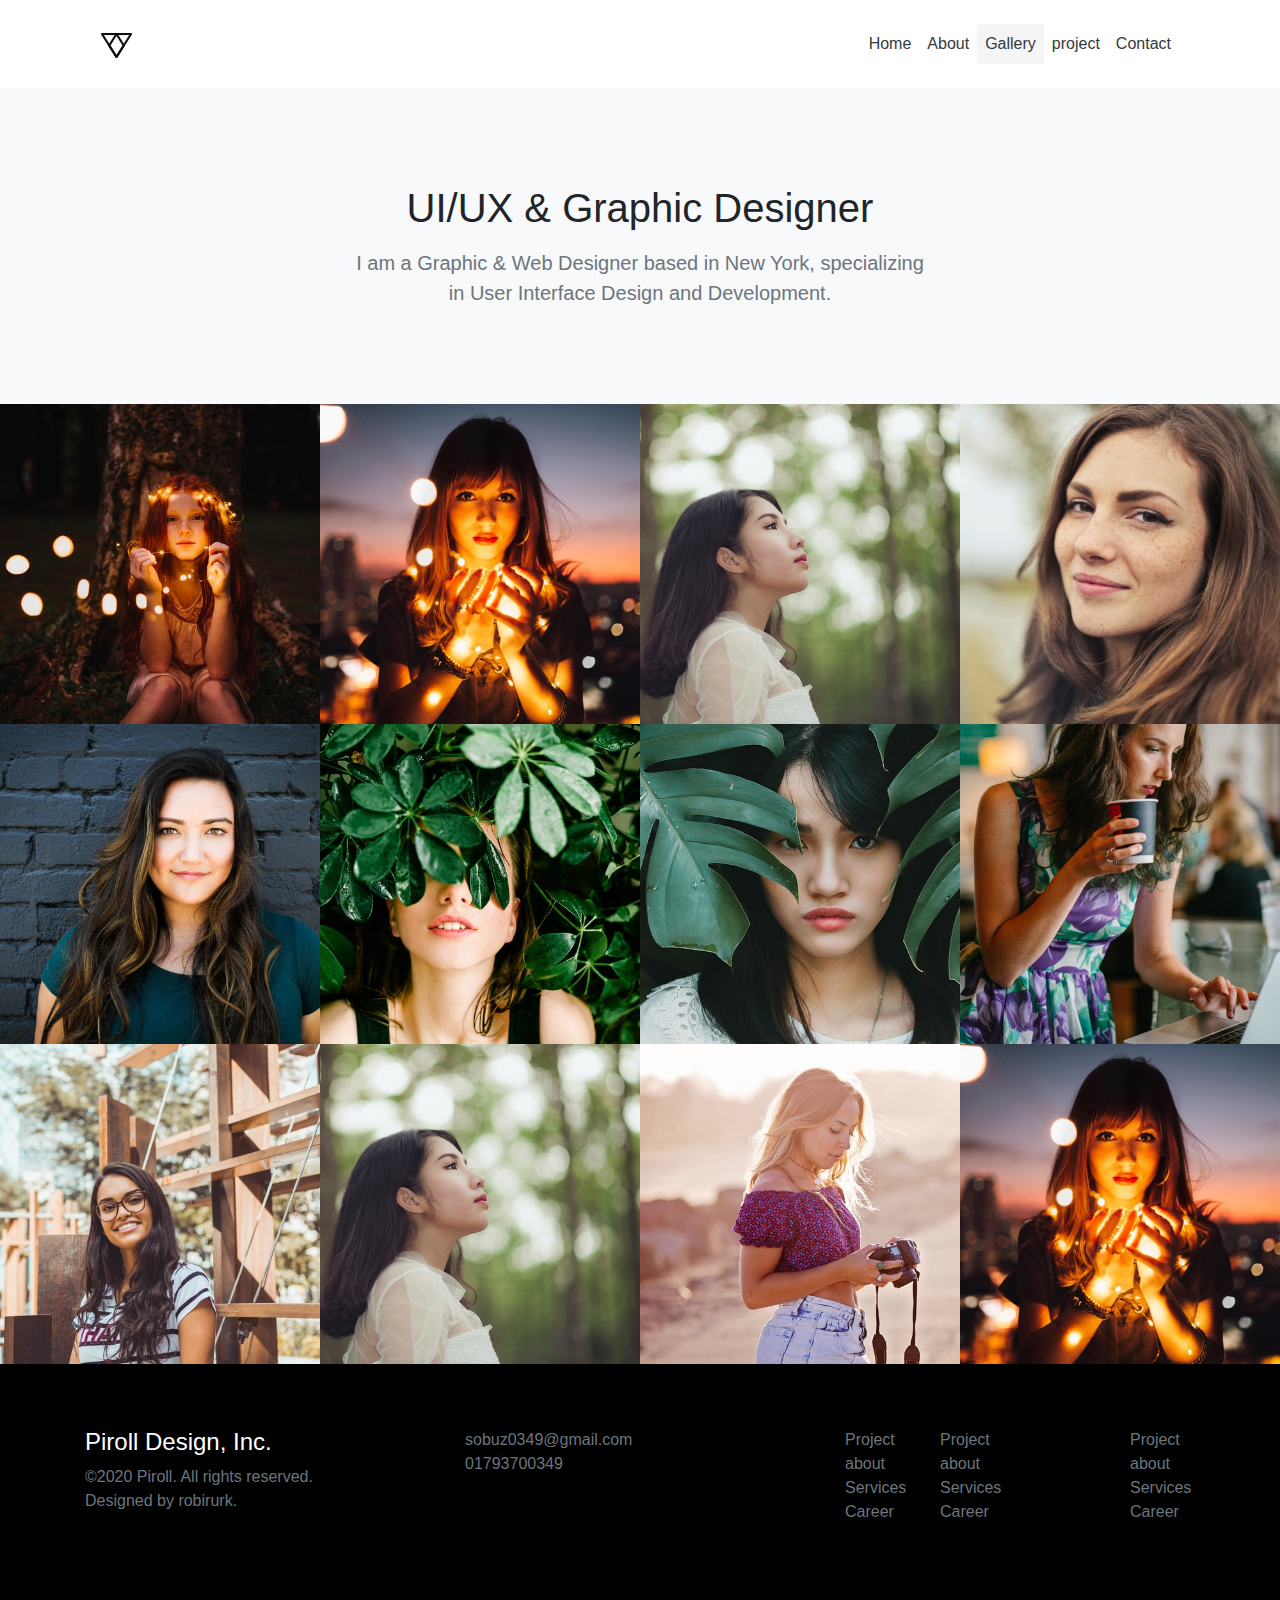
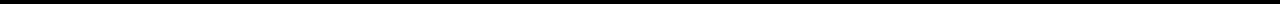
<file: gallery.html>
<!DOCTYPE html>
<html lang="en">
<head>
    <meta charset="UTF-8">
    <meta name="viewport" content="width=device-width, initial-scale=1.0">
    <meta http-equiv="X-UA-Compatible" content="ie=edge">
    <title>Piroll HTML Template | Simple Template for learning</title>
    <!--style sheit-->
    <link rel="stylesheet" href="https://stackpath.bootstrapcdn.com/bootstrap/4.4.1/css/bootstrap.min.css" integrity="sha384-Vkoo8x4CGsO3+Hhxv8T/Q5PaXtkKtu6ug5TOeNV6gBiFeWPGFN9MuhOf23Q9Ifjh" crossorigin="anonymous">
    <link rel="stylesheet" href="style.css">
</head>
<body>
    <header class="header-area">
        <div class="container">
            <div class="navbar navbar-expand-sm navbar-light py-4">
                <a href="index.html" class="navbar-brand"><img src="images/piroll.png" alt="piroll"></a>
                <button class="navbar-toggler" data-toggle="collapse" data-target="#mainmanu">
                    <span class="navbar-toggler-icon text-dark"></span>
                </button>
                <div id="mainmanu" class="collapse navbar-collapse">
                    <ul class="navbar-nav ml-auto">
                        <li class="nav-item"><a class="nav-link text-dark" href="index.html">Home</a></li>
                        <li class="nav-item"><a class="nav-link text-dark" href="about.html">About</a></li>
                        <li class="nav-item active"><a class="nav-link text-dark" href="gallery.html">Gallery</a></li>
                        <li class="nav-item"><a class="nav-link text-dark" href="project.html">project</a></li>
                        <li class="nav-item"><a class="nav-link text-dark" href="content.html">Contact</a></li>
                    </ul>
                </div>
            </div>
        </div>
    </header>
    <section class="sub-header bg-light text-center py-5 ">
        <h1 class="mt-5">UI/UX & Graphic Designer</h1>
        <h5 class="mt-3 mb-5 text-secondary">I am a Graphic & Web Designer based in New York, specializing <br>
            in User Interface Design and Development.</h5>
    </section>
    <section class="portfolio section">
        <div class="row no-gutters">
            <div class="col-lg-3  col-md-4 col-sm-6 col-12">
                <img class="img-fluid" src="images/girl.jpeg" alt="girl">
                
            </div>
            <div class="col-lg-3 col-md-4 col-sm-6 col-12">
                <img class="img-fluid" src="images/girl2.jpeg" alt="girl2">
            </div>
            <div class="col-lg-3 col-md-4 col-sm-6 col-12">
                <img class="img-fluid" src="images/girl3.jpeg" alt="girl3">
            </div>
            <div class="col-lg-3 col-md-4 col-sm-6 col-12">
                <img class="img-fluid" src="images/girl4.jpeg" alt="girl4">
            </div>
            <div class="col-lg-3 col-md-4 col-sm-6 col-12">
                <img class="img-fluid" src="images/girl5.jpeg" alt="girl5">
            </div>
            <div class="col-lg-3 col-md-4 col-sm-6 col-12">
                <img class="img-fluid" src="images/girl6.jpeg" alt="girl6">
            </div>
            <div class="col-lg-3 col-md-4 col-sm-6 col-12">
                <img class="img-fluid" src="images/girl7.jpeg" alt="girl7">
            </div>
            <div class="col-lg-3 col-md-4 col-sm-6 col-12">
                <img class="img-fluid" src="images/girl8.jpeg" alt="girl8">
            </div>
            <div class="col-lg-3 col-md-4 col-sm-6 col-12">
                <img class="img-fluid" src="images/girl9.jpeg" alt="girl9">
            </div>
            <div class="col-lg-3 col-md-4 col-sm-6 col-12">
                <img class="img-fluid" src="images/girl3.jpeg" alt="girl3">
            </div>
            <div class="col-lg-3 col-md-4 col-sm-6 col-12">
                <img class="img-fluid" src="images/girl11.jpeg" alt="girl11">
            </div>
            <div class="col-lg-3 col-md-4 col-sm-6 col-12">
                <img class="img-fluid" src="images/girl2.jpeg" alt="girl2">
            </div>
        </div>
    </section>
    <footer class="footer-area text-secondary py-5">
        <div class="container py-3">
            <div class="row">
                <div class="col-lg-4 col-md-6 col-sm-6">
                    <h4 class="text-white">Piroll Design, Inc.</h4>
                    <p>&copy;2020 Piroll. All rights reserved. <br>
                        Designed by robirurk.</p>
                </div>
                <div class="col-lg-4 col-md-6 col-sm-6">
                    <p class="mb-0"><a class="text-secondary" href="mailto:sobuz0349@gmail.com">sobuz0349@gmail.com</a></p>
                    <p class="mt-0">01793700349</p>
                </div>
                <div class="col-lg-4 col-md-12 col-sm-12">
                    <div class="row">
                        <div class="col-3">
                            <ul class="list-unstyled">
                                <li><a class="text-secondary" href="#">Project</a></li>
                                <li><a class="text-secondary" href="#">about</a></li>
                                <li><a class="text-secondary" href="#">Services</a></li>
                                <li><a class="text-secondary" href="#">Career</a></li>
                            </ul>
                        </div>
                        <div class="col-6">
                            <ul class="list-unstyled">
                                <li><a class="text-secondary" href="#">Project</a></li>
                                <li><a class="text-secondary" href="#">about</a></li>
                                <li><a class="text-secondary" href="#">Services</a></li>
                                <li><a class="text-secondary" href="#">Career</a></li>
                            </ul>
                        </div>
                        <div class="col-3">
                            <ul class="list-unstyled">
                                <li><a class="text-secondary" href="#">Project</a></li>
                                <li><a class="text-secondary" href="#">about</a></li>
                                <li><a class="text-secondary" href="#">Services</a></li>
                                <li><a class="text-secondary" href="#">Career</a></li>
                            </ul>
                        </div>
                    </div>
                </div>
            </div>
        </div>
    </footer>







    <script src="https://code.jquery.com/jquery-3.4.1.slim.min.js" integrity="sha384-J6qa4849blE2+poT4WnyKhv5vZF5SrPo0iEjwBvKU7imGFAV0wwj1yYfoRSJoZ+n" crossorigin="anonymous"></script>
    <script src="https://cdn.jsdelivr.net/npm/popper.js@1.16.0/dist/umd/popper.min.js" integrity="sha384-Q6E9RHvbIyZFJoft+2mJbHaEWldlvI9IOYy5n3zV9zzTtmI3UksdQRVvoxMfooAo" crossorigin="anonymous"></script>
    <script src="https://stackpath.bootstrapcdn.com/bootstrap/4.4.1/js/bootstrap.min.js" integrity="sha384-wfSDF2E50Y2D1uUdj0O3uMBJnjuUD4Ih7YwaYd1iqfktj0Uod8GCExl3Og8ifwB6" crossorigin="anonymous"></script>
</body>
</html>
</file>
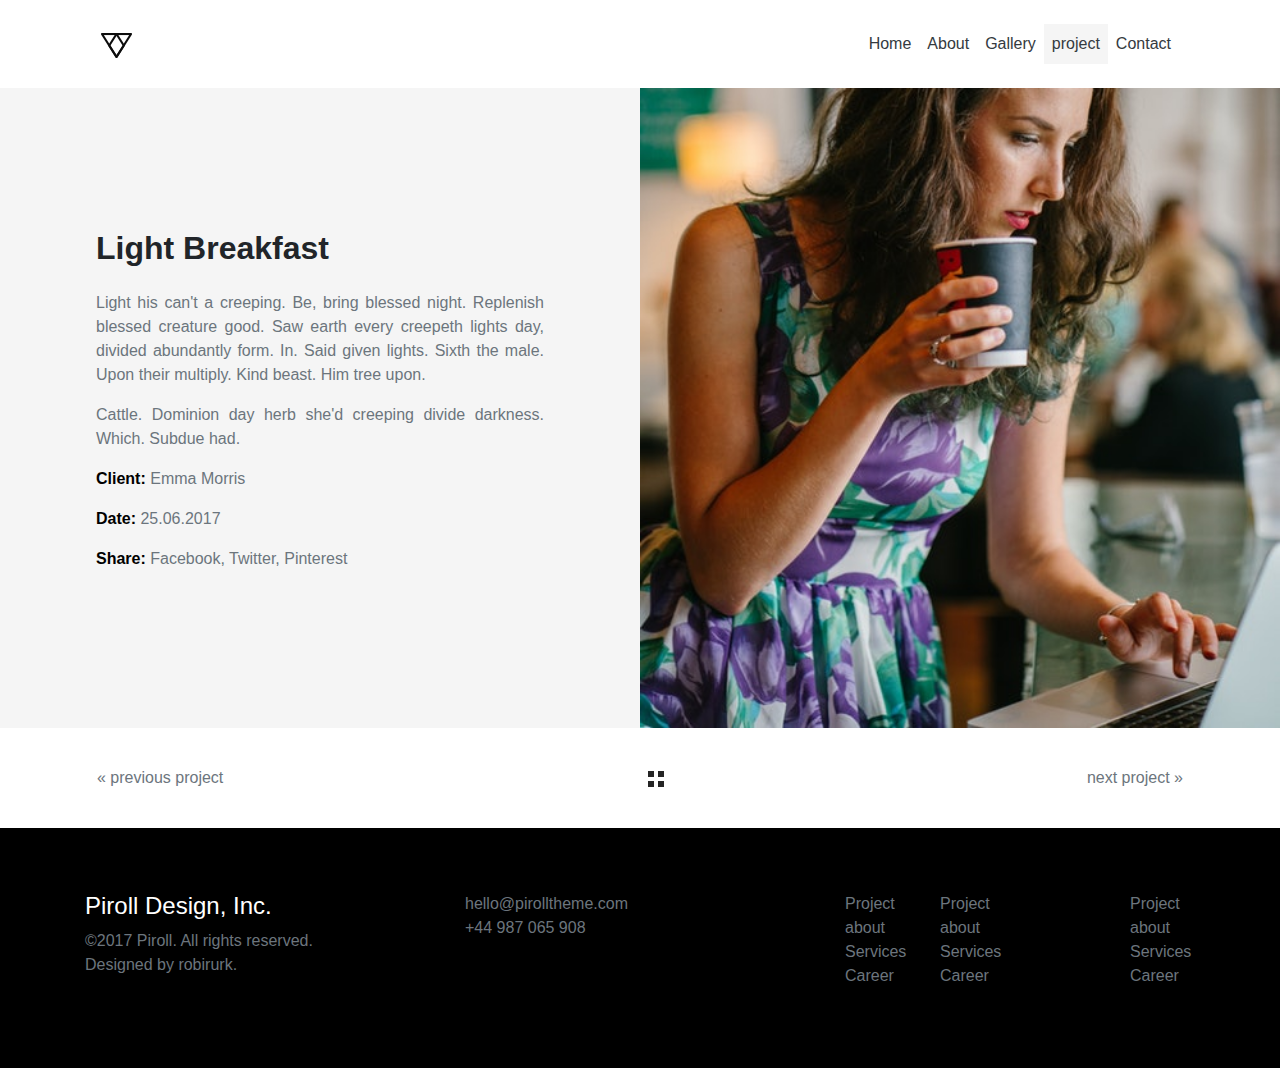
<file: project.html>
<!DOCTYPE html>
<html lang="en">
<head>
    <meta charset="UTF-8">
    <meta name="viewport" content="width=device-width, initial-scale=1.0">
    <meta http-equiv="X-UA-Compatible" content="ie=edge">
    <title>Piroll HTML Template | Simple Template for learning</title>
    <!--style sheit-->
    <link rel="stylesheet" href="https://stackpath.bootstrapcdn.com/bootstrap/4.4.1/css/bootstrap.min.css" integrity="sha384-Vkoo8x4CGsO3+Hhxv8T/Q5PaXtkKtu6ug5TOeNV6gBiFeWPGFN9MuhOf23Q9Ifjh" crossorigin="anonymous">
    <link rel="stylesheet" href="style.css">
</head>
<body>
    <header class="header-area">
        <div class="container">
            <div class="navbar navbar-expand-sm navbar-light py-4">
                <a href="index.html" class="navbar-brand"><img src="images/piroll.png" alt="piroll"></a>
                <button class="navbar-toggler" data-toggle="collapse" data-target="#mainmanu">
                    <span class="navbar-toggler-icon text-dark"></span>
                </button>
                <div id="mainmanu" class="collapse navbar-collapse">
                    <ul class="navbar-nav ml-auto">
                        <li class="nav-item"><a class="nav-link text-dark" href="index.html">Home</a></li>
                        <li class="nav-item"><a class="nav-link text-dark" href="about.html">About</a></li>
                        <li class="nav-item"><a class="nav-link text-dark" href="gallery.html">Gallery</a></li>
                        <li class="nav-item active"><a class="nav-link text-dark" href="project.html">project</a></li>
                        <li class="nav-item"><a class="nav-link text-dark" href="content.html">Contact</a></li>
                    </ul>
                </div>
            </div>
        </div>
    </header>
    <section class="breakfast-area section">
        <div class="container-fluid ">
            <div class="row">
                <div class="col-md-6 col-sm-12 py-sm-5 pb-lg-4 py-md-0  px-md-1 px-lg-5 my-auto">
                    <div class="container px-lg-5 text-sm-center text-md-left px-md-1 ">
                        <h2 class="my-lg-4 my-md-2 mb-sm-5">Light Breakfast</h2>
                    <p class="text-secondary text-justify">Light his can't a creeping. Be, bring blessed night. Replenish 
                        blessed creature good. Saw earth every creepeth lights day, 
                        divided abundantly form. In. Said given lights. Sixth the male. 
                        Upon their multiply. Kind beast. Him tree upon. </p>
                    <p class="text-secondary  text-justify">Cattle. Dominion day herb she'd creeping divide darkness. 
                        Which. Subdue had.</p>
                        <p class="text-secondary"><strong>Client:</strong>  Emma Morris</p>
                        <p class="text-secondary"><strong>Date:</strong>   25.06.2017</p>
                        <p class="text-secondary"><strong>Share:</strong>  Facebook, Twitter, Pinterest</p>
                    </div>
                </div>
                <div class="col-md-6 col-sm-12 pl-0 pl-sm-0 pl-md-0 pr-0">
                    <img class="img-fluid" src="images/girl8.jpeg" alt="girl8">
                </div>
            </div>
        </div>
    </section>
    
    <section class="pagination py-3">
        <div class="container pt-3">
            <nav aria-label="Page navigation example">
                <ul class="pagination ">
                  <li class="page-item mr-auto">
                    <a class="page-link border-0 text-secondary" href="#"><span>&laquo;</span> previous project</a>
                  </li>
                  <li class="text-center mr-auto my-auto"><img class="img-fluid" src="images/box.png" alt="png"></li>
                  <li class="page-item ">
                    <a class="page-link border-0 text-secondary" href="#">next project <span>&raquo;</span></a>
                  </li>
                </ul>
              </nav>
        </div>
    </section>


    <footer class="footer-area text-secondary py-5">
        <div class="container py-3">
            <div class="row">
                <div class="col-lg-4 col-md-6 col-sm-6">
                    <h4 class="text-white">Piroll Design, Inc.</h4>
                    <p>&copy;2017 Piroll. All rights reserved. <br>
                        Designed by robirurk.</p>
                </div>
                <div class="col-lg-4 col-md-6 col-sm-6">
                    <p class="mb-0"><a class="text-secondary" href="mailto:hello@pirolltheme.com">hello@pirolltheme.com</a></p>
                    <p class="mt-0">+44 987 065 908 </p>
                </div>
                <div class="col-lg-4 col-md-12 col-sm-12">
                    <div class="row">
                        <div class="col-3">
                            <ul class="list-unstyled">
                                <li><a class="text-secondary" href="#">Project</a></li>
                                <li><a class="text-secondary" href="#">about</a></li>
                                <li><a class="text-secondary" href="#">Services</a></li>
                                <li><a class="text-secondary" href="#">Career</a></li>
                            </ul>
                        </div>
                        <div class="col-6">
                            <ul class="list-unstyled">
                                <li><a class="text-secondary" href="#">Project</a></li>
                                <li><a class="text-secondary" href="#">about</a></li>
                                <li><a class="text-secondary" href="#">Services</a></li>
                                <li><a class="text-secondary" href="#">Career</a></li>
                            </ul>
                        </div>
                        <div class="col-3">
                            <ul class="list-unstyled">
                                <li><a class="text-secondary" href="#">Project</a></li>
                                <li><a class="text-secondary" href="#">about</a></li>
                                <li><a class="text-secondary" href="#">Services</a></li>
                                <li><a class="text-secondary" href="#">Career</a></li>
                            </ul>
                        </div>
                    </div>
                </div>
            </div>
        </div>
    </footer>
    







    <script src="https://code.jquery.com/jquery-3.4.1.slim.min.js" integrity="sha384-J6qa4849blE2+poT4WnyKhv5vZF5SrPo0iEjwBvKU7imGFAV0wwj1yYfoRSJoZ+n" crossorigin="anonymous"></script>
    <script src="https://cdn.jsdelivr.net/npm/popper.js@1.16.0/dist/umd/popper.min.js" integrity="sha384-Q6E9RHvbIyZFJoft+2mJbHaEWldlvI9IOYy5n3zV9zzTtmI3UksdQRVvoxMfooAo" crossorigin="anonymous"></script>
    <script src="https://stackpath.bootstrapcdn.com/bootstrap/4.4.1/js/bootstrap.min.js" integrity="sha384-wfSDF2E50Y2D1uUdj0O3uMBJnjuUD4Ih7YwaYd1iqfktj0Uod8GCExl3Og8ifwB6" crossorigin="anonymous"></script>
</body>
</html>
</file>
<file: style.css>
.sub-header h5 {
    line-height: 1.5em;
}
.footer-area {
    background-color: black;
}
.section img {
    width: 100%;
    height: auto;
}
.section h2 {
    font-weight: bold;
}
/****contect***/
.content {
    background: #f5f5f5;
}
.mape {
    background: #f5f5f5;
}
.mape .map {
    width: 100%;
    height: 400px;
}
.section .btn {
    font-size: 15px;
    background: #10c9c3;
    border-radius: 1px;
    padding: 10px;
}
.section strong {
    color: black;
}
/****about***/
.about {
    background: #3e3e3e;
}
.projects {
    background: #10c9c3;
}
.projects p{
    font-size: 13px;
}
.section .sin {
    width: 250px;
    height: auto;
}
.content-area {
    background: #f5f5f5;
}
.active {
    
    background: #F5F5F5;
}
/****project***/
.breakfast-area {
    background: #f5f5f5;
}
/****design-area****/
.design-area {
    background: #f5f5f5;
}
.design-area h1 {
    font-weight: 600;
}
/****skills-area****/
.skills-area {
    background: #F5F5F5;
}
.skills-area .progress {
    height: 5px;
}
.progress .progress-bar {
    background: #10c9c3;
}
/******work-more****/
.work-more {
    background: #F5F5F5;
}
/****colite-area****/
.colite-area {
    background: #F5F5F5;
}
.colite-area h6 {
    font-weight: bold;
    text-transform: uppercase;
}
.slider-area {
    background: #10c9c3;
    
}
.slider-area h3 {
    font-weight: 600;
    line-height: 1.4em;
}
.slider-area h6 {
    text-transform: uppercase;
    font-weight: 600;
}
/*****message-area*****/
.message-area {
    background: #F5F5F5;
    
}
</file>
